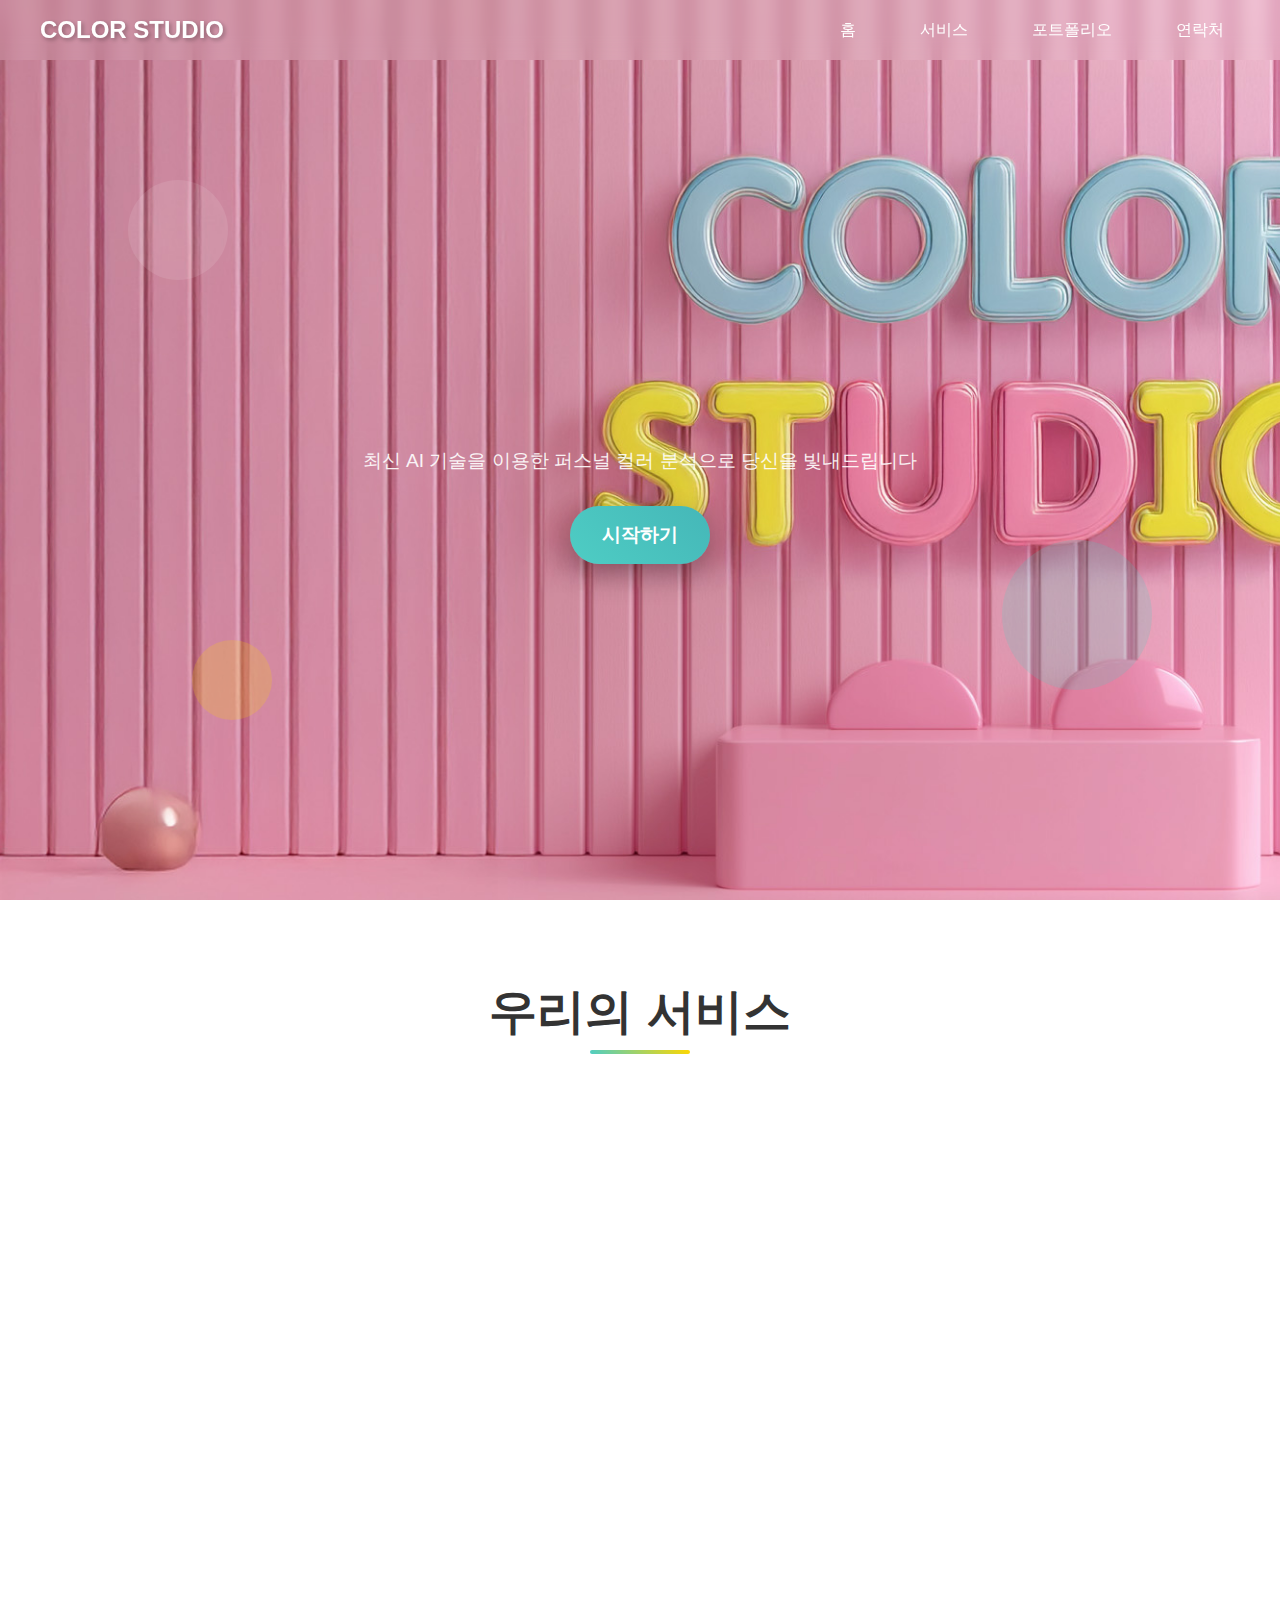
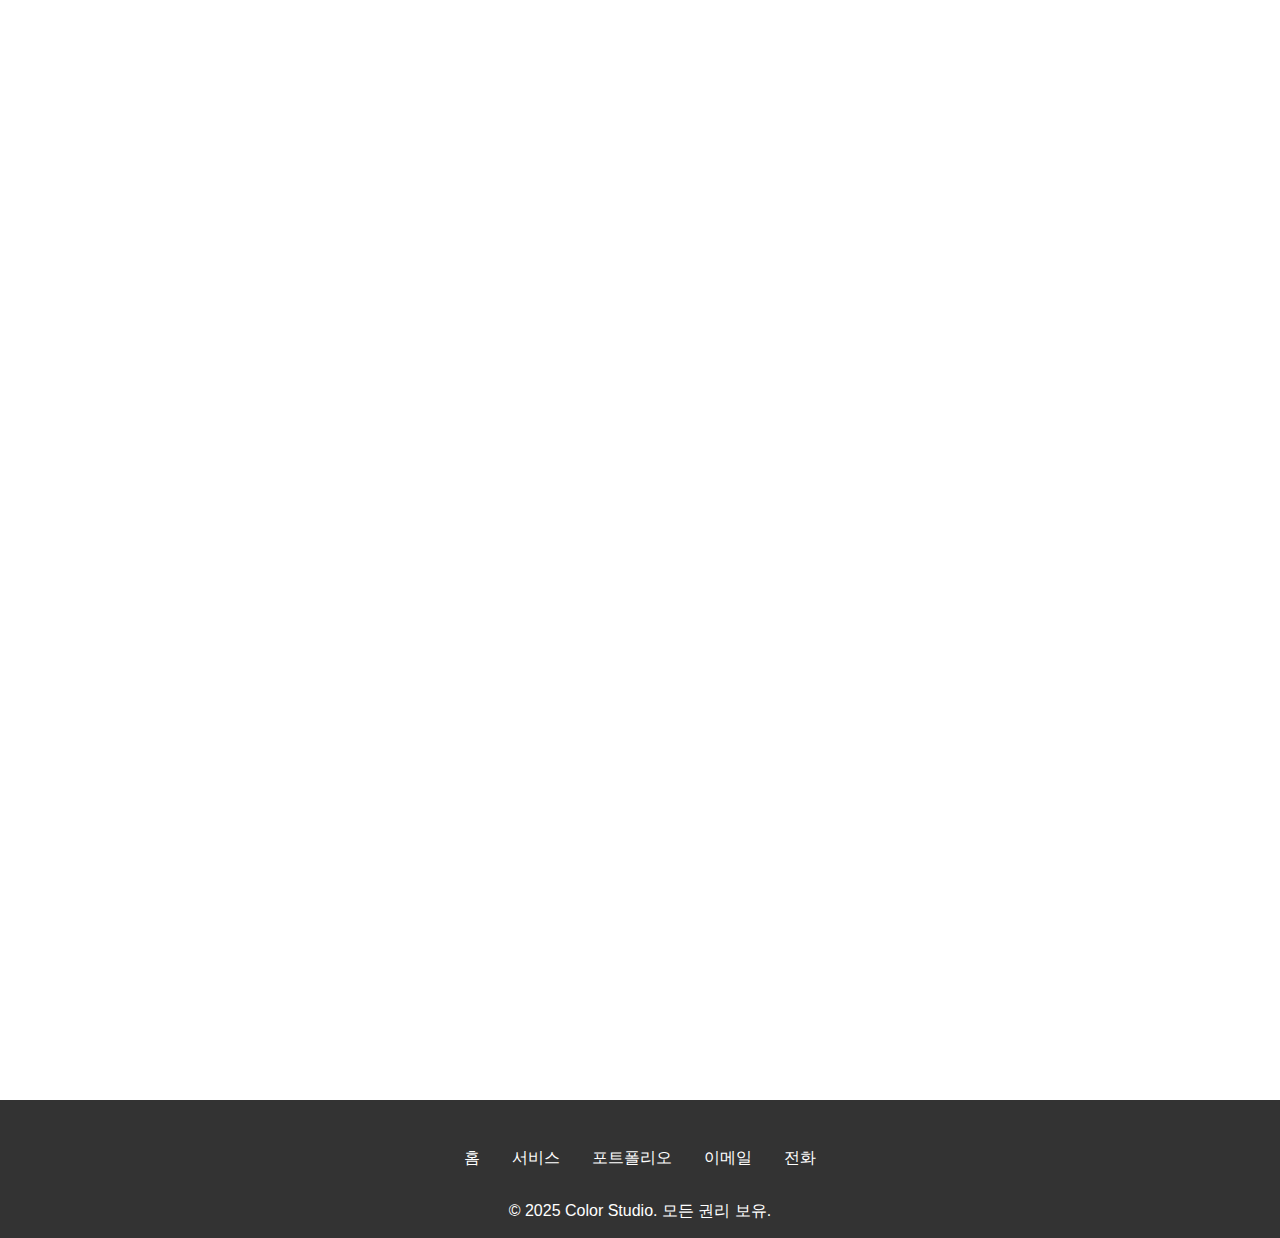
<file: static/index.html>
<!DOCTYPE html>
<html lang="ko">
<head>
    <meta charset="UTF-8">
    <meta name="viewport" content="width=device-width, initial-scale=1.0">
    <title>Color Studio</title>
    <style>
        * {
            margin: 0;
            padding: 0;
            box-sizing: border-box;
        }

        body {
            font-family: 'Arial', sans-serif;
            overflow-x: hidden;
            background: linear-gradient(135deg, #ff9ec500, #ffa8cc, #ffb3d1);
            min-height: 100vh;
        }

        /* 헤더 */
        .header {
            position: fixed;
            top: 0;
            width: 100%;
            padding: 1rem 2rem;
            background: rgba(255, 255, 255, 0.1);
            backdrop-filter: blur(10px);
            z-index: 1000;
            transition: all 0.3s ease;
        }

        .nav {
            display: flex;
            justify-content: space-between;
            align-items: center;
            max-width: 1200px;
            margin: 0 auto;
        }

        .logo {
            font-size: 1.5rem;
            font-weight: bold;
            color: #fff;
            text-shadow: 2px 2px 4px rgba(0,0,0,0.3);
        }

        .nav-links {
            display: flex;
            list-style: none;
            gap: 2rem;
        }

        .nav-links a {
            color: #fff;
            text-decoration: none;
            font-weight: 500;
            transition: all 0.3s ease;
            padding: 0.5rem 1rem;
            border-radius: 25px;
        }

        .nav-links a:hover {
            background: rgba(255, 255, 255, 0.2);
            transform: translateY(-2px);
        }

        .hamburger {
            display: none;
            flex-direction: column;
            cursor: pointer;
            gap: 4px;
        }

        .hamburger span {
            width: 25px;
            height: 3px;
            background: #fff;
            transition: 0.3s;
        }

        /* 히어로 섹션 */
        .hero {
            width: 100vw;
            height: 100vh;
            display: flex;
            align-items: center;
            justify-content: center;
            position: relative;
            background: linear-gradient(135deg, #ff9ec500, #ffa8cc00, #ffb3d100);
            overflow: hidden;
        }

        .hero-content {
            text-align: center;
            z-index: 2;
            max-width: 100%;
            padding: 2rem;
        }

        .hero-title {
            font-size: 6rem;
            font-weight: bold;
            margin-bottom: 1rem;
            text-shadow: 3px 3px 6px rgba(0,0,0,0.3);
            transform: perspective(500px) rotateX(15deg);
            animation: float 6s ease-in-out infinite;
        }

        .color-text {
            color: #4ecdc4;
            text-shadow: 2px 2px 4px rgba(0,0,0,0.3);
        }

        .studio-text {
            color: #ffd700;
            text-shadow: 2px 2px 4px rgba(0,0,0,0.3);
        }

        .hero-subtitle {
            font-size: 1.2rem;
            color: #fff;
            margin-bottom: 2rem;
            opacity: 0.9;
        }

        .cta-button {
            padding: 1rem 2rem;
            font-size: 1.2rem;
            background: linear-gradient(45deg, #4ecdc4, #45b7b8);
            color: #fff;
            border: none;
            border-radius: 50px;
            cursor: pointer;
            transition: all 0.3s ease;
            text-transform: uppercase;
            font-weight: bold;
            box-shadow: 0 10px 30px rgba(0,0,0,0.3);
        }

        .cta-button:hover {
            transform: translateY(-5px);
            box-shadow: 0 15px 40px rgba(0,0,0,0.4);
        }

        /* 3D 장식 요소들 */
        .floating-shapes {
            position: absolute;
            width: 100%;
            height: 100%;
            top: 0;
            left: 0;
            pointer-events: none;
        }

        .shape {
            position: absolute;
            border-radius: 50%;
            animation: float-random 8s ease-in-out infinite;
        }

        .shape:nth-child(1) {
            width: 100px;
            height: 100px;
            background: rgba(255, 255, 255, 0.1);
            top: 20%;
            left: 10%;
            animation-delay: 0s;
        }

        .shape:nth-child(2) {
            width: 150px;
            height: 150px;
            background: rgba(78, 205, 196, 0.2);
            top: 60%;
            right: 10%;
            animation-delay: 2s;
        }

        .shape:nth-child(3) {
            width: 80px;
            height: 80px;
            background: rgba(255, 215, 0, 0.2);
            bottom: 20%;
            left: 15%;
            animation-delay: 4s;
        }

        /* 서비스 섹션 */
        .services {
            padding: 5rem 2rem;
            background: #fff;
            position: relative;
        }

        .container {
            max-width: 1200px;
            margin: 0 auto;
        }

        .section-title {
            text-align: center;
            font-size: 3rem;
            color: #333;
            margin-bottom: 3rem;
            position: relative;
        }

        .section-title::after {
            content: '';
            position: absolute;
            bottom: -10px;
            left: 50%;
            transform: translateX(-50%);
            width: 100px;
            height: 4px;
            background: linear-gradient(45deg, #4ecdc4, #ffd700);
            border-radius: 2px;
        }

        .services-grid {
            display: grid;
            grid-template-columns: repeat(auto-fit, minmax(300px, 1fr));
            gap: 2rem;
            margin-top: 2rem;
        }

        .service-card {
            background: #fff;
            padding: 2rem;
            border-radius: 20px;
            box-shadow: 0 15px 40px rgba(0,0,0,0.1);
            transition: all 0.3s ease;
            text-align: center;
            position: relative;
            overflow: hidden;
        }

        .service-card::before {
            content: '';
            position: absolute;
            top: 0;
            left: 0;
            right: 0;
            height: 5px;
            background: linear-gradient(45deg, #ff9ec5, #4ecdc4, #ffd700);
        }

        .service-card:hover {
            transform: translateY(-10px);
            box-shadow: 0 25px 60px rgba(0,0,0,0.2);
        }

        .service-icon {
            width: 80px;
            height: 80px;
            margin: 0 auto 1rem;
            background: linear-gradient(45deg, #ff9ec5, #4ecdc4);
            border-radius: 50%;
            display: flex;
            align-items: center;
            justify-content: center;
            font-size: 2rem;
            color: #fff;
        }

        .service-title {
            font-size: 1.5rem;
            color: #333;
            margin-bottom: 1rem;
        }

        .service-description {
            color: #666;
            line-height: 1.6;
        }

        /* 포트폴리오 섹션 */
        .portfolio {
            padding: 5rem 2rem;
            background: linear-gradient(135deg, #f8f9fa, #e9ecef);
        }

        .portfolio-grid {
            display: grid;
            grid-template-columns: repeat(auto-fit, minmax(250px, 1fr));
            gap: 2rem;
            margin-top: 2rem;
        }

        .portfolio-item {
            aspect-ratio: 1;
            border-radius: 15px;
            overflow: hidden;
            position: relative;
            cursor: pointer;
            transition: all 0.3s ease;
        }

        .portfolio-item:nth-child(1) { background: linear-gradient(45deg, #ff9ec5, #ffa8cc); }
        .portfolio-item:nth-child(2) { background: linear-gradient(45deg, #4ecdc4, #45b7b8); }
        .portfolio-item:nth-child(3) { background: linear-gradient(45deg, #ffd700, #ffed4e); }
        .portfolio-item:nth-child(4) { background: linear-gradient(45deg, #a8e6cf, #88d8c0); }
        .portfolio-item:nth-child(5) { background: linear-gradient(45deg, #ffb3ba, #ffcccb); }
        .portfolio-item:nth-child(6) { background: linear-gradient(45deg, #c7ceea, #b5c7f0); }

        .portfolio-item:hover {
            transform: scale(1.05);
        }

        .portfolio-overlay {
            position: absolute;
            top: 0;
            left: 0;
            right: 0;
            bottom: 0;
            background: rgba(0,0,0,0.7);
            display: flex;
            align-items: center;
            justify-content: center;
            opacity: 0;
            transition: all 0.3s ease;
        }

        .portfolio-item:hover .portfolio-overlay {
            opacity: 1;
        }

        .portfolio-text {
            color: #fff;
            font-size: 1.2rem;
            font-weight: bold;
            text-align: center;
        }

        /* 푸터 */
        .footer {
            background: #333;
            color: #fff;
            padding: 3rem 2rem 1rem;
            text-align: center;
        }

        .footer-content {
            max-width: 1200px;
            margin: 0 auto;
        }

        .footer-links {
            display: flex;
            justify-content: center;
            gap: 2rem;
            margin-bottom: 2rem;
            flex-wrap: wrap;
        }

        .footer-links a {
            color: #fff;
            text-decoration: none;
            transition: color 0.3s ease;
        }

        .footer-links a:hover {
            color: #4ecdc4;
        }

        /* 애니메이션 */
        @keyframes float {
            0%, 100% { transform: perspective(500px) rotateX(15deg) translateY(0px); }
            50% { transform: perspective(500px) rotateX(15deg) translateY(-20px); }
        }

        @keyframes float-random {
            0%, 100% { transform: translateY(0px) rotate(0deg); }
            25% { transform: translateY(-20px) rotate(5deg); }
            50% { transform: translateY(-10px) rotate(-5deg); }
            75% { transform: translateY(-15px) rotate(3deg); }
        }

        /* 반응형 디자인 */
        @media (max-width: 768px) {
            .nav-links {
                position: fixed;
                top: 70px;
                left: -100%;
                width: 100%;
                height: calc(100vh - 70px);
                background: rgba(0,0,0,0.9);
                flex-direction: column;
                justify-content: flex-start;
                align-items: center;
                padding-top: 2rem;
                transition: left 0.3s ease;
            }

            .nav-links.active {
                left: 0;
            }

            .hamburger {
                display: flex;
            }

            .hamburger.active span:nth-child(1) {
                transform: rotate(45deg) translate(5px, 5px);
            }

            .hamburger.active span:nth-child(2) {
                opacity: 0;
            }

            .hamburger.active span:nth-child(3) {
                transform: rotate(-45deg) translate(7px, -6px);
            }

            .hero-title {
                font-size: 3rem;
            }

            .section-title {
                font-size: 2rem;
            }

            .services-grid,
            .portfolio-grid {
                grid-template-columns: 1fr;
            }

            .footer-links {
                flex-direction: column;
                gap: 1rem;
            }
        }

        @media (max-width: 480px) {
            .hero-title {
                font-size: 2.5rem;
            }

            .hero-subtitle {
                font-size: 1.2rem;
            }

            .cta-button {
                padding: 0.8rem 1.5rem;
                font-size: 1rem;
            }
        }
    </style>
</head>
<body style="background-image: url('/static/studio_image.jpg'); background-size: cover; background-repeat: no-repeat;">
    <!-- 헤더 -->
    <header class="header">
        <nav class="nav">
            <div class="logo">COLOR STUDIO</div>
            <ul class="nav-links">
                <li><a href="#home">홈</a></li>
                <li><a href="#services">서비스</a></li>
                <li><a href="#portfolio">포트폴리오</a></li>
                <li><a href="#contact">연락처</a></li>
            </ul>
            <div class="hamburger">
                <span></span>
                <span></span>
                <span></span>
            </div>
        </nav>
    </header>

    <!-- 히어로 섹션 -->
    <section class="hero" id="home">
        <div class="floating-shapes">
            <div class="shape"></div>
            <div class="shape"></div>
            <div class="shape"></div>
        </div>
        <div class="hero-content" style="position: absolute; top: 25rem;">
            <h1 class="hero-title">
                <!-- <span class="color-text">COLOR</span><br>
                <span class="studio-text">STUDIO</span> -->
            </h1>
            <p class="hero-subtitle">최신 AI 기술을 이용한 퍼스널 컬러 분석으로 당신을 빛내드립니다</p>
            <button id="startBtn" class="cta-button" onclick="scrollToSection('services')">시작하기</button>
        </div>
    </section>

    <!-- 서비스 섹션 -->
    <section class="services" id="services" style="height: 200vh; min-height: 1400px;">
        <div class="container">
            <h2 class="section-title">우리의 서비스</h2>
            <div class="services-grid">
                <div class="service-card">
                    <div class="service-icon">🎨</div>
                    <h3 class="service-title">언제 어디서나 간편하게</h3>
                    <p class="service-description">시간과 장소의 제약 없이 언제 어디서든 스마트폰이나 PC를 통해 간편하게 퍼스널 컬러를 진단받을 수 있습니다. 복잡한 예약이나 방문 없이, 몇 번의 클릭만으로 나만의 퍼스널 컬러를 발견하고 즉시 활용 가능한 스타일링 가이드를 받아보세요.</p>
                </div>
                <div class="service-card">
                    <div class="service-icon">💡</div>
                    <h3 class="service-title">사진 업로드로 간편한 분석</h3>
                    <p class="service-description">단순히 사진을 업로드하면 AI가 자동으로 당신의 퍼스널 컬러를 분석합니다. 복잡한 과정 없이 몇 초 만에 결과를 확인하세요.</p>
                </div>
                <div class="service-card">
                    <div class="service-icon">🖌️</div>
                    <h3 class="service-title">정확한 4계절 컬러 진단</h3>
                    <p class="service-description">봄, 여름, 가을, 겨울 중 당신에게 가장 어울리는 컬러 톤을 정확하게 분석하여 맞춤형 컬러 팔레트를 제공합니다.</p>
                </div>
            </div>
        </div>
    </section>

    <!-- 포트폴리오 섹션 -->
    <!-- <section class="portfolio" id="portfolio">
        <div class="container">
            <h2 class="section-title">포트폴리오</h2>
            <div class="portfolio-grid">
                <div class="portfolio-item">
                    <div class="portfolio-overlay">
                        <div class="portfolio-text">핑크 드림<br>브랜딩 프로젝트</div>
                    </div>
                </div>
                <div class="portfolio-item">
                    <div class="portfolio-overlay">
                        <div class="portfolio-text">오션 블루<br>웹 디자인</div>
                    </div>
                </div>
                <div class="portfolio-item">
                    <div class="portfolio-overlay">
                        <div class="portfolio-text">골든 선샤인<br>패키지 디자인</div>
                    </div>
                </div>
                <div class="portfolio-item">
                    <div class="portfolio-overlay">
                        <div class="portfolio-text">민트 프레시<br>인테리어 컨설팅</div>
                    </div>
                </div>
                <div class="portfolio-item">
                    <div class="portfolio-overlay">
                        <div class="portfolio-text">코랄 붐<br>광고 캠페인</div>
                    </div>
                </div>
                <div class="portfolio-item">
                    <div class="portfolio-overlay">
                        <div class="portfolio-text">라벤더 스카이<br>앱 UI 디자인</div>
                    </div>
                </div>
            </div>
        </div>
    </section> -->

    <!-- 푸터 -->
    <footer class="footer" id="contact">
        <div class="footer-content">
            <div class="footer-links">
                <a href="#home">홈</a>
                <a href="#services">서비스</a>
                <a href="#portfolio">포트폴리오</a>
                <a href="mailto:info@colorstudio.com">이메일</a>
                <a href="tel:+82-10-1234-5678">전화</a>
            </div>
            <p>&copy; 2025 Color Studio. 모든 권리 보유.</p>
        </div>
    </footer>

    <script>
        // 모바일 메뉴 토글
        const hamburger = document.querySelector('.hamburger');
        const navLinks = document.querySelector('.nav-links');

        hamburger.addEventListener('click', () => {
            hamburger.classList.toggle('active');
            navLinks.classList.toggle('active');
        });

        // 네비게이션 링크 클릭 시 메뉴 닫기
        document.querySelectorAll('.nav-links a').forEach(link => {
            link.addEventListener('click', () => {
                hamburger.classList.remove('active');
                navLinks.classList.remove('active');
            });
        });

        // 스크롤 이벤트로 헤더 스타일 변경
        window.addEventListener('scroll', () => {
            const header = document.querySelector('.header');
            if (window.scrollY > 100) {
                header.style.background = 'rgba(0, 0, 0, 0.8)';
            } else {
                header.style.background = 'rgba(255, 255, 255, 0.1)';
            }
        });

        // 부드러운 스크롤 함수
        function scrollToSection(sectionId) {
            const element = document.getElementById(sectionId);
            const headerHeight = document.querySelector('.header').offsetHeight;
            const elementPosition = element.offsetTop - headerHeight;

            window.scrollTo({
                top: elementPosition,
                behavior: 'smooth'
            });
        }

        // 스크롤 애니메이션
        const observerOptions = {
            threshold: 0.1,
            rootMargin: '0px 0px -50px 0px'
        };

        const observer = new IntersectionObserver((entries) => {
            entries.forEach(entry => {
                if (entry.isIntersecting) {
                    entry.target.style.opacity = '1';
                    entry.target.style.transform = 'translateY(0)';
                }
            });
        }, observerOptions);

        // 애니메이션할 요소들 관찰
        document.querySelectorAll('.service-card, .portfolio-item').forEach(el => {
            el.style.opacity = '0';
            el.style.transform = 'translateY(50px)';
            el.style.transition = 'all 0.6s ease';
            observer.observe(el);
        });

        // 마우스 이동에 따른 3D 효과
        document.addEventListener('mousemove', (e) => {
            const heroTitle = document.querySelector('.hero-title');
            const mouseX = e.clientX / window.innerWidth;
            const mouseY = e.clientY / window.innerHeight;
            
            const rotateX = (mouseY - 0.5) * 20;
            const rotateY = (mouseX - 0.5) * 20;
            
            heroTitle.style.transform = `perspective(1000px) rotateX(${15 + rotateX}deg) rotateY(${rotateY}deg)`;
        });

        // 색상 변경 애니메이션
        setInterval(() => {
            const shapes = document.querySelectorAll('.shape');
            shapes.forEach(shape => {
                const colors = [
                    'rgba(255, 158, 197, 0.2)',
                    'rgba(78, 205, 196, 0.2)',
                    'rgba(255, 215, 0, 0.2)',
                    'rgba(168, 230, 207, 0.2)',
                    'rgba(255, 179, 186, 0.2)'
                ];
                const randomColor = colors[Math.floor(Math.random() * colors.length)];
                shape.style.background = randomColor;
            });
        }, 3000);

        //페이지 로드 애니메이션
        window.addEventListener('load', () => {
            document.body.style.opacity = '1';
            document.body.style.transition = 'opacity 0.5s ease';
        });

        // 초기 불투명도 설정
        document.body.style.opacity = '0';
        document.getElementById("startBtn").addEventListener("click", () => {
            window.location.href = "/personal_color_analysis";
        });
    </script>
</body>
</html>
</file>
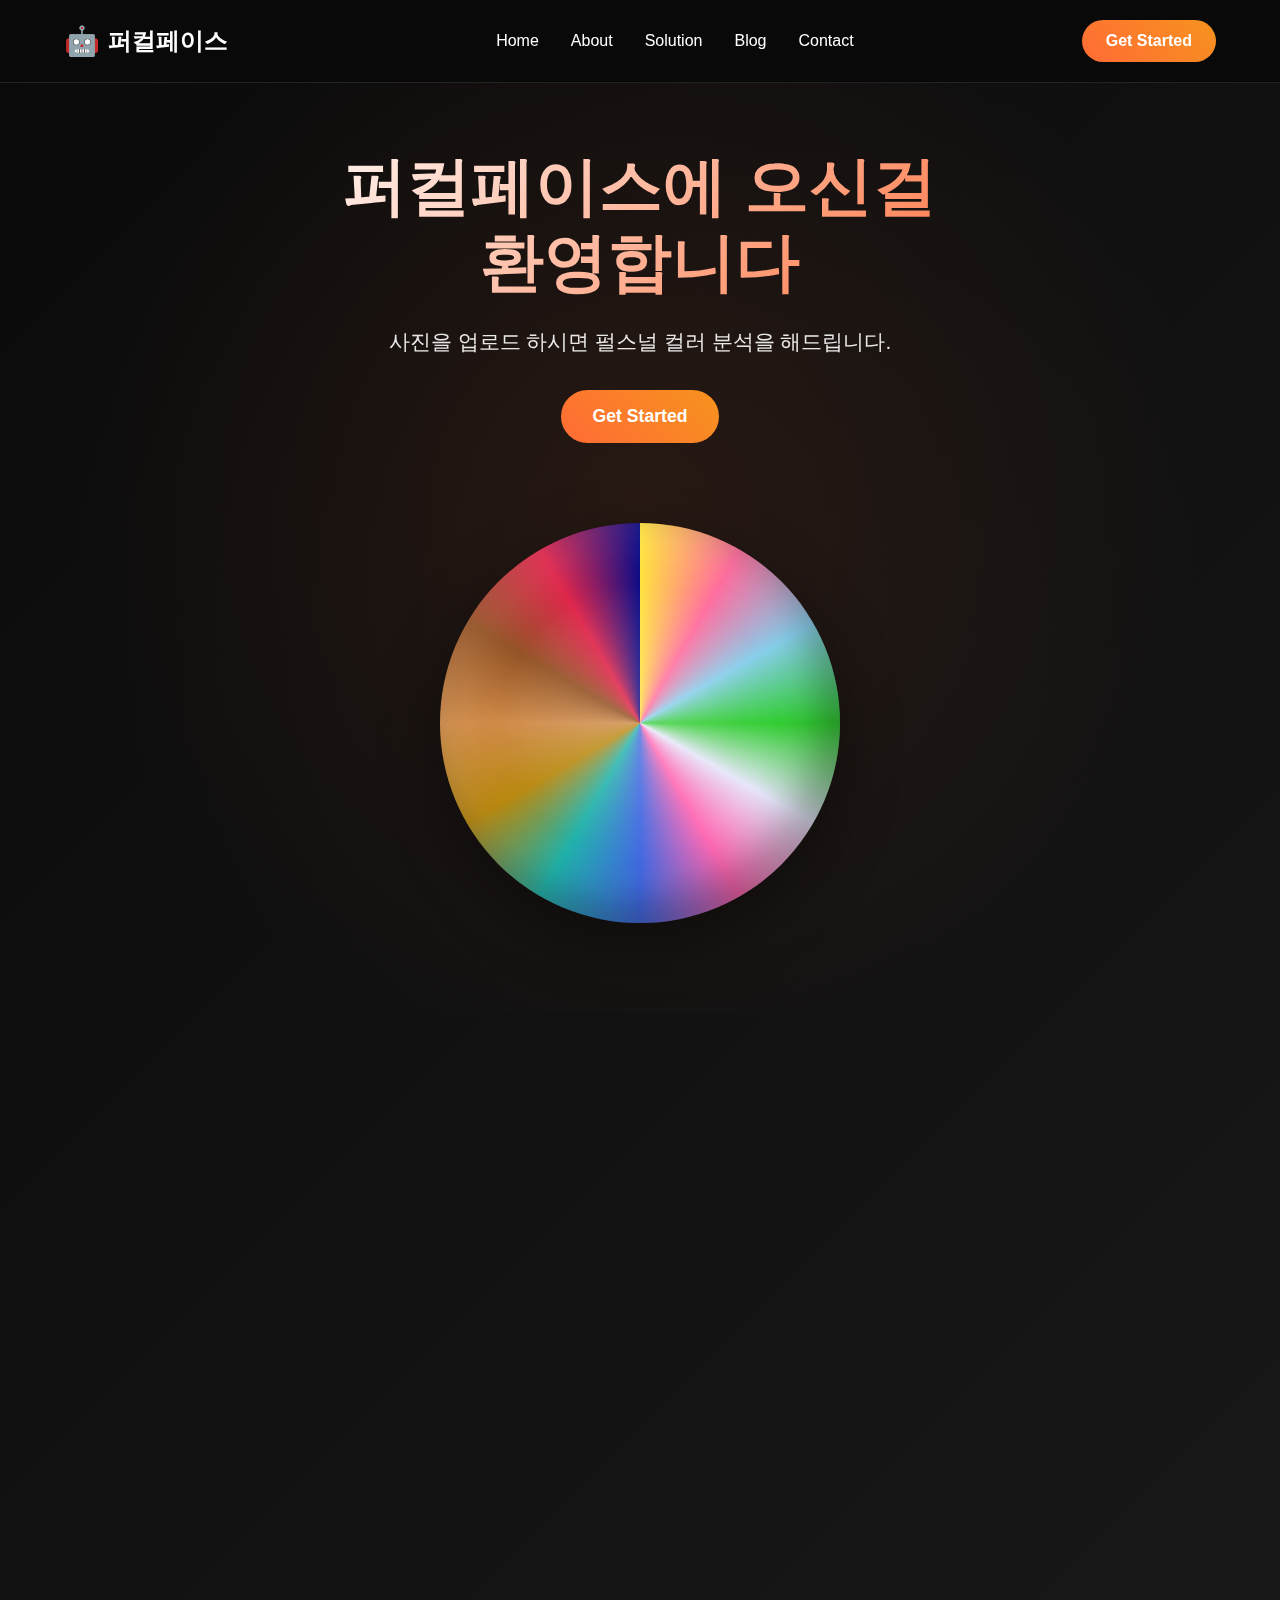
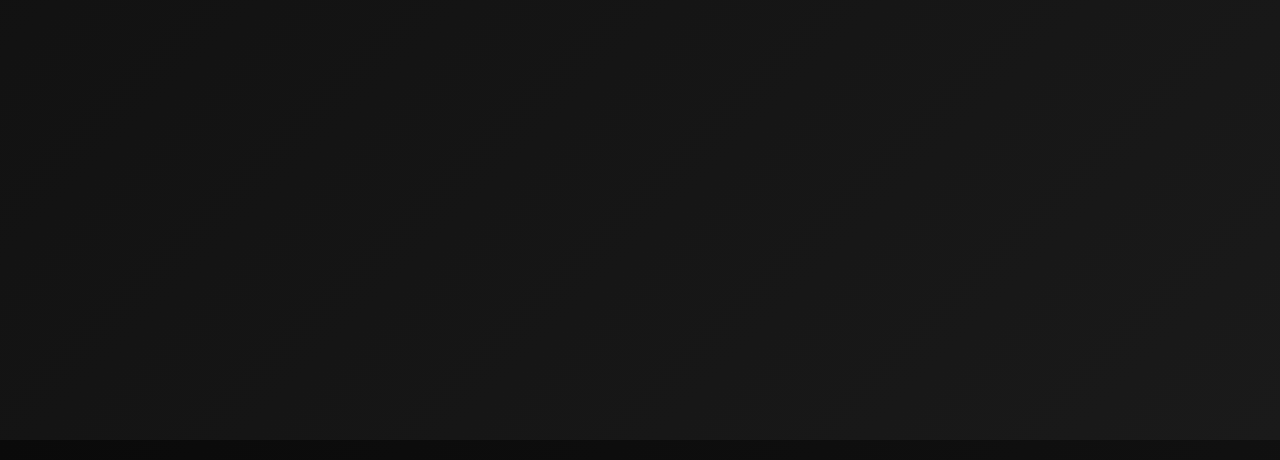
<file: static/old_version/index.html>
<!DOCTYPE html>
<html lang="ko">
<head>
    <link rel="stylesheet" href="/static/style.css">
    <meta charset="UTF-8">
    <meta name="viewport" content="width=device-width, initial-scale=1.0">
    <title>퍼컬페이스 - AI 모델 트레이닝 솔루션</title>
</head>
<body class="index-reset index-body">
    <header class="index-header">
        <nav class="index-nav">
            <div class="index-nav__logo">퍼컬페이스</div>
            <ul class="index-nav__links">
                <li><a href="#home">Home</a></li>
                <li><a href="#about">About</a></li>
                <li><a href="#solution">Solution</a></li>
                <li><a href="#blog">Blog</a></li>
                <li><a href="#contact">Contact</a></li>
            </ul>
            <a href="#get-started" class="index-nav__start-btn">Get Started</a>
            <div class="index-nav__hamburger" onclick="toggleMobileMenu()">
                <span></span>
                <span></span>
                <span></span>
            </div>
        </nav>
        <div class="index-mobile-menu" id="mobileMenu">
            <a href="#home" onclick="closeMobileMenu()">Home</a>
            <a href="#about" onclick="closeMobileMenu()">About</a>
            <a href="#solution" onclick="closeMobileMenu()">Solution</a>
            <a href="#blog" onclick="closeMobileMenu()">Blog</a>
            <a href="#contact" onclick="closeMobileMenu()">Contact</a>
        </div>
    </header>

    <main>
        <section class="index-hero" id="home">
            <div class="index-hero__content">
                <h1>퍼컬페이스에 오신걸 환영합니다</h1>
                <p>사진을 업로드 하시면 펄스널 컬러 분석을 해드립니다.</p>
                <button id="startBtn" class="index-hero__cta">Get Started</button><!--  onclick="window.location.href='/templates/result.html'" -->
            </div>
            <div class="index-sphere-container">
                <div class="index-sphere"></div>
            </div>
        </section>

        <section class="index-section index-fade-in" id="solution">
            <div class="index-section__header">
                <span class="index-section__tag">WHAT WE DO</span>
                <h2>Your AI models deserve better</h2>
                <p class="index-section__description">
                    Building AI is challenging, but it shouldn't be a roadblock. We solve the biggest hurdles in AI training—so you can focus on innovation, not limitations.
                </p>
            </div>
            
            <div class="index-cards-grid">
                <div class="index-card index-fade-in">
                    <div class="index-card__icon">📸</div>
                    <h3>사진 업로드로 간편한 분석</h3>
                    <p>단순히 사진을 업로드하면 AI가 자동으로 당신의 퍼스널 컬러를 분석합니다. 복잡한 과정 없이 몇 초 만에 결과를 확인하세요.</p>
                </div>
                
                <div class="index-card index-fade-in">
                    <div class="index-card__icon">🎨</div>
                    <h3>정확한 4계절 컬러 진단</h3>
                    <p>봄, 여름, 가을, 겨울 중 당신에게 가장 어울리는 컬러 톤을 정확하게 분석하여 맞춤형 컬러 팔레트를 제공합니다.</p>
                </div>
            </div>
        </section>
    </main>

    <script src="/static/script.js">        
    </script>
</body>
</html>
</file>
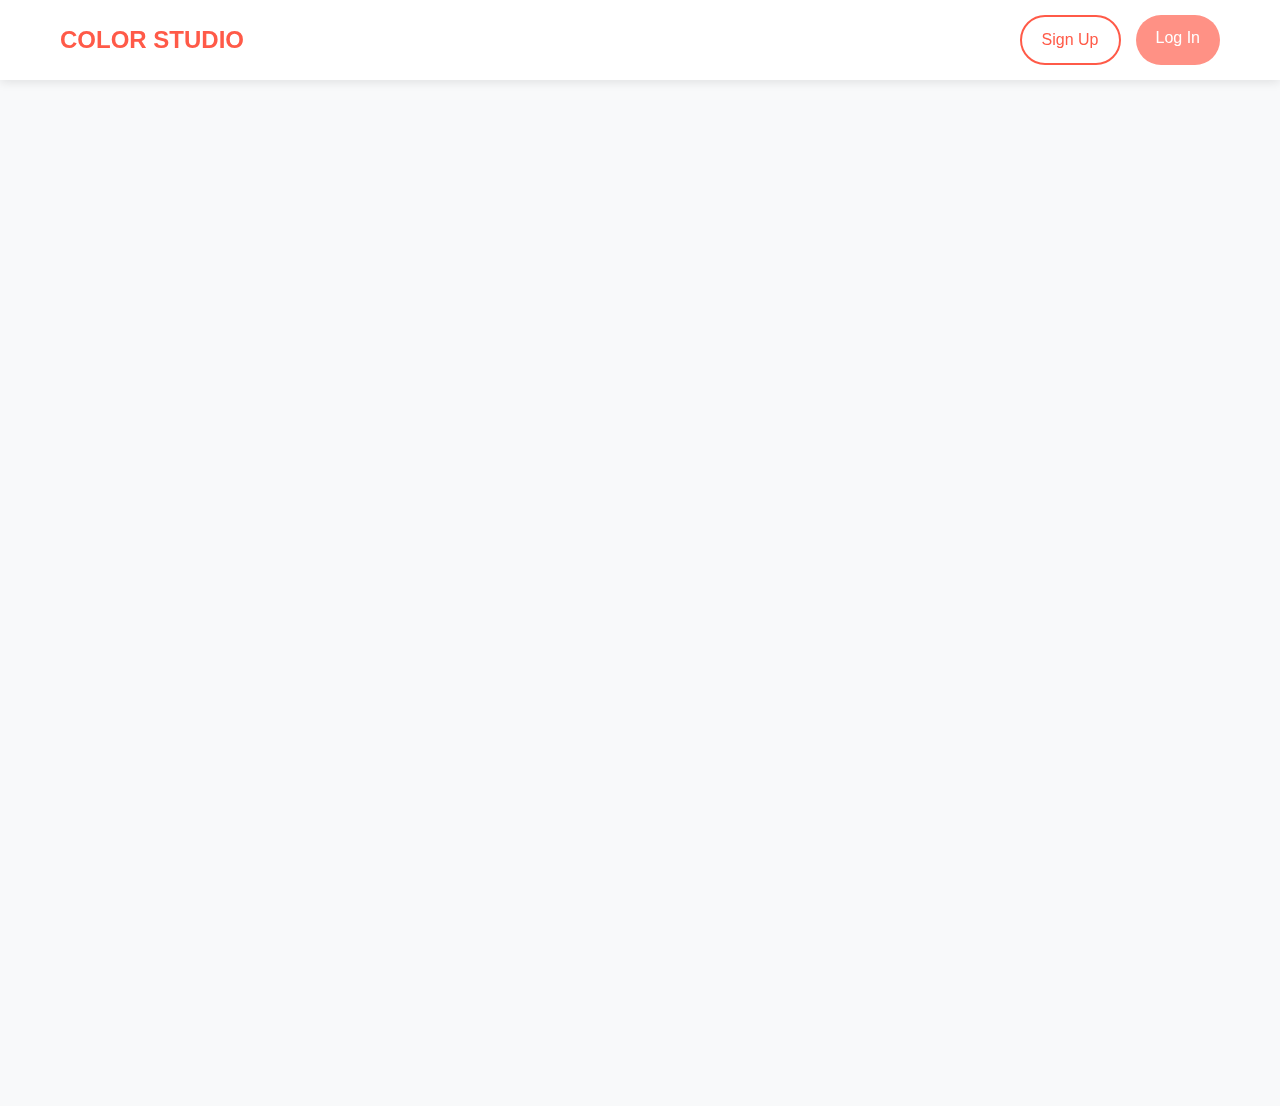
<file: static/result.html>
<!DOCTYPE html>
<html lang="ko">
<head>
    <meta charset="UTF-8">
    <meta name="viewport" content="width=device-width, initial-scale=1.0">
    <title>COLOR STUDIO</title>
  <link rel="stylesheet" href="/static/result.css">
</head>
<body>
    <header>
        <nav class="container">
            <div class="logo">COLOR STUDIO</div>
            <div class="nav-buttons">
                <a href="#" class="btn btn-outline">Sign Up</a>
                <a href="#" class="btn btn-primary">Log In</a>
            </div>
        </nav>
    </header>
    <section class="hero">
        <div class="container">
            <div style="text-align: center; margin-bottom: 30px;">
                <h1 style="font-size: 70px; font-weight: 700; margin-bottom: 10px;">퍼스널 컬러 분석</h1>
                <p style="font-size: 22px; color: #333;">당신의 사진으로 맞춤형 컬러 진단을 받아보세요.</p>
            </div>
            <div class="hero-content" style="display: flex; flex-direction: column; align-items: center; gap: 30px;">
                <div class="hero-image">
                    <div class="mock-interface">
                        <div class="mock-content">
                            <div id="imagePreview" style="height: 350px; background: linear-gradient(45deg, #f0f0f0, #e0e0e0); border-radius: 10px; display: flex; align-items: center; justify-content: center; font-size: 22px; color: #666; overflow: hidden; position: relative;">
                                <div id="placeholderText">📸 분석할 사진을 업로드 해주세요!</div>
                                <img id="previewImage" style="width: 100%; height: 100%; object-fit: cover; display: none; border-radius: 10px;" alt="Uploaded preview">
                            </div>
                        </div>
                    </div>
                </div>
                <div class="hero-text">
                    <div class="hero-form">
                        <input type="file" id="imageUpload" accept="image/*" style="display: none;">
                        <button type="button" class="image-upload-btn btn btn-outline " onclick="document.getElementById('imageUpload').click()">
                            📸 사진 업로드
                        </button>
                        <button class="btn btn-primary">분석 시작</button>
                    </div>
                    <small style="font-size: 18px; color: #555; display: block; text-align: center; margin-top: 15px;">
                        보다 정확한 결과를 위해 너무 어둡거나 밝은 사진은 피해주세요!<br>
                        얼굴이 정확하게 보일수록 정확도가 높아져요!
                    </small>
                </div>
            </div>
        </div>
    </section>

    <section class="ai-section">
        <div class="container">
            <div class="ai-content">
                <div class="ai-text">
                    <h2>Say Hi to <span style="color: #7b68ee;">ClickUp AI</span></h2>
                    <p></p>
                </div>
                <div class="ai-demo">
                    <h3>Personal Color, Worst Color, Skin Tone</h3>
                    <p></p>
                    <div style="margin-top: 20px; padding: 15px; background: rgba(255,255,255,0.2); border-radius: 10px;">
                        <div style="display: flex; align-items: center; gap: 10px;">
                            <div>
                                <div style="font-weight: bold;" class="strongCard1">강조 카드 안에 작은 항목</div>
                                <div style="font-size: 14px; opacity: 0.8;"></div>
                            </div>
                        </div>
                    </div>
                    <div style="margin-top: 20px; padding: 15px; background: rgba(255,255,255,0.2); border-radius: 10px;">
                        <div style="display: flex; align-items: center; gap: 10px;">
                            <div>
                                <div style="font-weight: bold;" class="strongCard2">강조 카드 안에 작은 항목</div>
                                <div style="font-size: 14px; opacity: 0.8;"></div>
                            </div>
                        </div>
                    </div>
                    <div style="margin-top: 20px; padding: 15px; background: rgba(255,255,255,0.2); border-radius: 10px;">
                        <div style="display: flex; align-items: center; gap: 10px;">
                            <div>
                                <div style="font-weight: bold;" class="strongCard3">강조 카드 안에 작은 항목</div>
                                <div style="font-size: 14px; opacity: 0.8;"></div>
                            </div>
                        </div>
                    </div>
                </div>
            </div>
        </div>
    </section>

    <section class="simplify-section">
        <div class="container">
            <div class="simplify-content">
                <div class="simplify-text">
                    <h2></h2>
                    <p></p>
                </div>
                <div class="task-list">
                    <div class="task-item">
                        <div class="task-status completed">✓</div>
                        <div>
                            <div style="font-weight: 500;">Task list template</div>
                            <div style="font-size: 14px; color: #666;">Sarah • Marketing</div>
                        </div>
                    </div>
                    <div class="task-item">
                        <div class="task-status pending">⏳</div>
                        <div>
                            <div style="font-weight: 500;">Website redesign</div>
                            <div style="font-size: 14px; color: #666;">John • Design</div>
                        </div>
                    </div>
                    <div class="task-item">
                        <div class="task-status">📝</div>
                        <div>
                            <div style="font-weight: 500;">Content strategy</div>
                            <div style="font-size: 14px; color: #666;">Mike • Content</div>
                        </div>
                    </div>
                    <div class="task-item">
                        <div class="task-status">🎯</div>
                        <div>
                            <div style="font-weight: 500;">Performance review</div>
                            <div style="font-size: 14px; color: #666;">Team • HR</div>
                        </div>
                    </div>
                </div>
            </div>
        </div>
    </section>

    <section class="docs-section">
        <div class="container">
            <div class="docs-content">
                <div class="docs-demo">
                    <div class="doc-toolbar">
                    </div>
                    <div style="background: white; padding: 20px; border-radius: 10px; min-height: 300px;">
                        <h3 style="color: #333; margin-bottom: 15px;">Project Documentation</h3>
                        <div style="display: flex; gap: 20px;">
                            <div style="flex: 1;">
                                <div style="background: #f8f9fa; padding: 15px; border-radius: 8px; margin-bottom: 10px;">
                                    <div style="font-weight: 500; margin-bottom: 5px;">📋 Project Overview</div>
                                    <div style="font-size: 14px; color: #666;">Complete project documentation</div>
                                </div>
                                <div style="background: #fff3cd; padding: 15px; border-radius: 8px; margin-bottom: 10px;">
                                    <div style="font-weight: 500; margin-bottom: 5px;">⚡ Quick Start</div>
                                    <div style="font-size: 14px; color: #666;">Get started in minutes</div>
                                </div>
                                <div style="background: #d4edda; padding: 15px; border-radius: 8px;">
                                    <div style="font-weight: 500; margin-bottom: 5px;">✅ Best Practices</div>
                                    <div style="font-size: 14px; color: #666;">Follow our recommendations</div>
                                </div>
                            </div>
                        </div>
                    </div>
                </div>
                <!-- <div class="docs-text">
                    <h2>The world's most powerful (and fun) Docs.</h2>
                    <p>Create beautiful documents with rich formatting, embed anything, and collaborate in real-time.</p>
                    <button class="btn btn-primary">Get Started</button>
                </div> -->
            </div>
        </div>
    </section>

    <!-- <footer>
        <div class="container">
            <div class="footer-content">
                <div class="footer-section">
                    <h3>Product</h3>
                    <a href="#">Features</a>
                </div>
                <div class="footer-section">
                    <h3>Company</h3>
                    <a href="#">About</a>
                </div>
                <div class="footer-section">
                    <h3>Resources</h3>
                    <a href="#">Help Center</a>
                </div>
                <div class="footer-section">
                    <h3>Legal</h3>
                    <a href="#">Privacy</a>
                </div>
            </div>
            <div style="text-align: center; padding-top: 20px; border-top: 1px solid #555;">
                <p>&copy; 2024 ClickUp. All rights reserved.</p>
            </div>
        </div>
    </footer> -->
    <script src="/static/result.js">        
    </script>
</body>
</html>
</file>
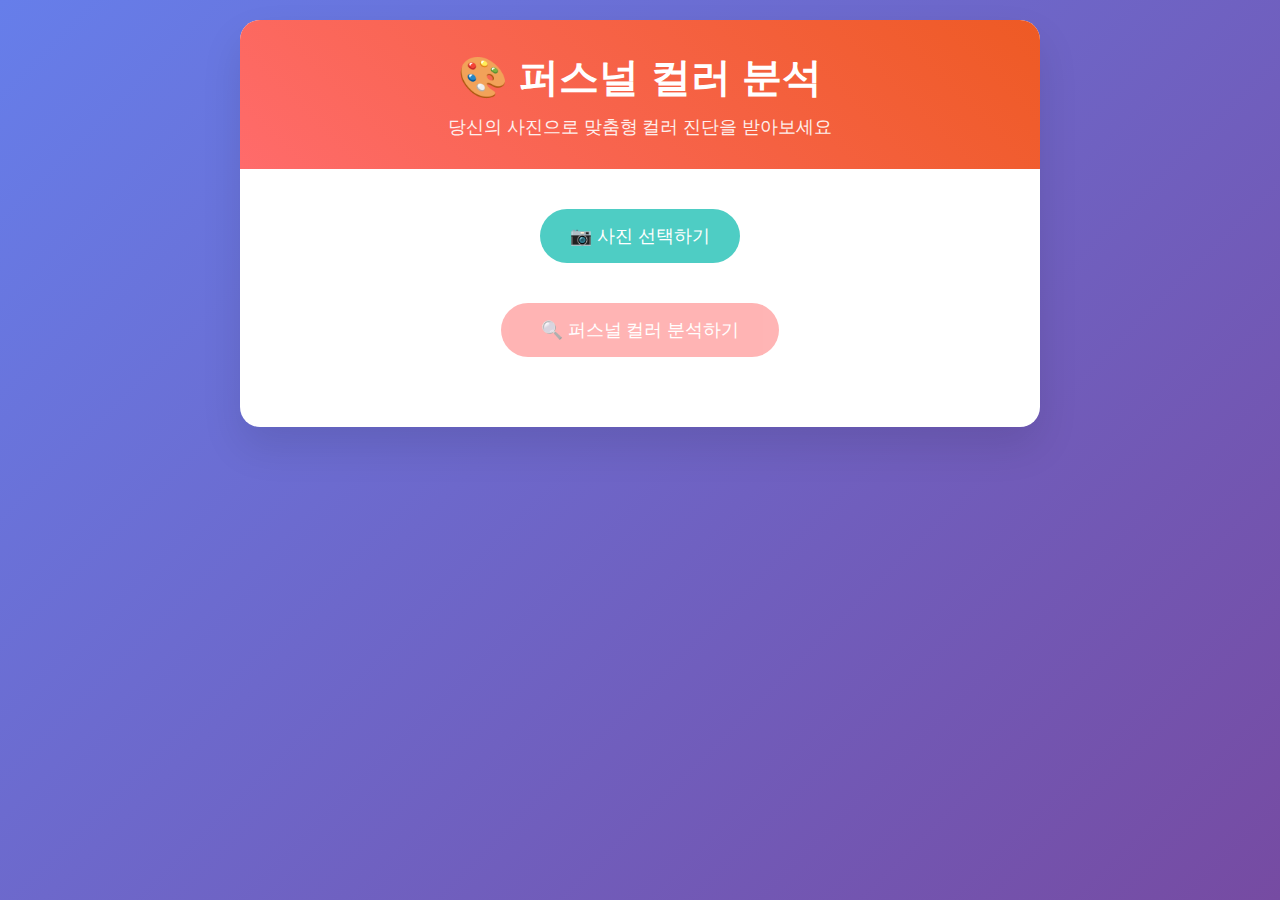
<file: static/old_version/ai_result.html>
<!DOCTYPE html>
<html lang="ko">
<head>
    <meta charset="UTF-8">
    <meta name="viewport" content="width=device-width, initial-scale=1.0">
    <title>퍼스널 컬러 분석</title>
    <style>
        * {
            margin: 0;
            padding: 0;
            box-sizing: border-box;
        }

        body {
            font-family: 'Segoe UI', Tahoma, Geneva, Verdana, sans-serif;
            background: linear-gradient(135deg, #667eea 0%, #764ba2 100%);
            min-height: 100vh;
            padding: 20px;
        }

        .container {
            max-width: 800px;
            margin: 0 auto;
            background: white;
            border-radius: 20px;
            box-shadow: 0 20px 40px rgba(0,0,0,0.1);
            overflow: hidden;
        }

        .header {
            background: linear-gradient(45deg, #ff6b6b, #ee5a24);
            color: white;
            padding: 30px;
            text-align: center;
        }

        .header h1 {
            font-size: 2.5em;
            margin-bottom: 10px;
        }

        .header p {
            font-size: 1.1em;
            opacity: 0.9;
        }

        .content {
            padding: 40px;
        }

        .upload-section {
            text-align: center;
            margin-bottom: 30px;
        }

        .file-input-wrapper {
            position: relative;
            display: inline-block;
            margin-bottom: 20px;
        }

        .file-input {
            display: none;
        }

        .file-input-label {
            display: inline-block;
            padding: 15px 30px;
            background: #4ecdc4;
            color: white;
            border-radius: 50px;
            cursor: pointer;
            transition: all 0.3s ease;
            font-size: 1.1em;
        }

        .file-input-label:hover {
            background: #45b7aa;
            transform: translateY(-2px);
        }

        .analyze-btn {
            display: block;
            margin: 20px auto;
            padding: 15px 40px;
            background: #ff6b6b;
            color: white;
            border: none;
            border-radius: 50px;
            font-size: 1.1em;
            cursor: pointer;
            transition: all 0.3s ease;
            opacity: 0.5;
            pointer-events: none;
        }

        .analyze-btn.active {
            opacity: 1;
            pointer-events: auto;
        }

        .analyze-btn:hover.active {
            background: #ee5a24;
            transform: translateY(-2px);
        }

        .results {
            margin-top: 30px;
        }

        .color-results {
            display: grid;
            grid-template-columns: repeat(auto-fit, minmax(150px, 1fr));
            gap: 15px;
            margin-bottom: 30px;
        }

        .color-item {
            text-align: center;
            padding: 15px;
            border-radius: 15px;
            background: #f8f9fa;
            border: 2px solid #e9ecef;
        }

        .color-box {
            width: 60px;
            height: 60px;
            border-radius: 50%;
            margin: 0 auto 10px;
            border: 3px solid white;
            box-shadow: 0 4px 8px rgba(0,0,0,0.1);
        }

        .color-name {
            font-weight: bold;
            margin-bottom: 5px;
            text-transform: capitalize;
        }

        .color-code {
            font-family: monospace;
            font-size: 0.9em;
            color: #666;
        }

        .analysis-results {
            background: #f8f9fa;
            border-radius: 15px;
            padding: 25px;
            border-left: 5px solid #4ecdc4;
        }

        .analysis-results h3 {
            color: #333;
            margin-bottom: 15px;
            font-size: 1.5em;
        }

        .analysis-text {
            line-height: 1.6;
            color: #555;
            white-space: pre-wrap;
        }

        .loading {
            text-align: center;
            padding: 40px;
            color: #666;
        }

        .spinner {
            display: inline-block;
            width: 40px;
            height: 40px;
            border: 4px solid #f3f3f3;
            border-top: 4px solid #4ecdc4;
            border-radius: 50%;
            animation: spin 1s linear infinite;
            margin-bottom: 20px;
        }

        @keyframes spin {
            0% { transform: rotate(0deg); }
            100% { transform: rotate(360deg); }
        }

        .error {
            background: #ff6b6b;
            color: white;
            padding: 15px;
            border-radius: 10px;
            margin: 20px 0;
            text-align: center;
        }

        .preview-image {
            max-width: 300px;
            max-height: 300px;
            border-radius: 15px;
            margin: 20px auto;
            display: block;
            box-shadow: 0 10px 20px rgba(0,0,0,0.1);
        }
    </style>
</head>

<body>
    <div class="container">
        <div class="header">
            <h1>🎨 퍼스널 컬러 분석</h1>
            <p>당신의 사진으로 맞춤형 컬러 진단을 받아보세요</p>
        </div>

        <div class="content">
            <div class="upload-section">
                <div class="file-input-wrapper">
                    <input type="file" id="imageInput" class="file-input" accept="image/*">
                    <label for="imageInput" class="file-input-label">📷 사진 선택하기</label>
                </div>
                <div id="imagePreview"></div>
                <button id="analyzeBtn" class="analyze-btn">🔍 퍼스널 컬러 분석하기</button>
            </div>

            <div id="loading" class="loading" style="display: none;">
                <div class="spinner"></div>
                <p>얼굴 색상을 분석하고 있어요...</p>
            </div>

            <div id="results" class="results" style="display: none;">
                <div id="colorResults" class="color-results"></div>
                <div id="analysisResults" class="analysis-results" style="display: none;">
                    <h3>✨ 퍼스널 컬러 분석 결과</h3>
                    <div id="analysisText" class="analysis-text"></div>
                </div>
            </div>

            <div id="error" class="error" style="display: none;"></div>
        </div>
    </div>


    
<!--------------------------------------------------------------------------------------------------------------------------->
    <script>
        const imageInput = document.getElementById('imageInput');
        const analyzeBtn = document.getElementById('analyzeBtn');
        const imagePreview = document.getElementById('imagePreview');
        const loading = document.getElementById('loading');
        const results = document.getElementById('results');
        const colorResults = document.getElementById('colorResults');
        const analysisResults = document.getElementById('analysisResults');
        const analysisText = document.getElementById('analysisText');
        const errorDiv = document.getElementById('error');

        let selectedFile = null;
        let extractedColors = null;

        // 파일 선택 시
        imageInput.addEventListener('change', function(e) {
            const file = e.target.files[0];
            if (file) {
                selectedFile = file;
                
                // 이미지 미리보기
                const reader = new FileReader();
                reader.onload = function(e) {
                    imagePreview.innerHTML = `<img src="${e.target.result}" class="preview-image" alt="선택된 이미지">`;
                };
                reader.readAsDataURL(file);
                
                // 분석 버튼 활성화
                analyzeBtn.classList.add('active');
            }
        });

        // 분석 버튼 클릭
        analyzeBtn.addEventListener('click', async function() {
            if (!selectedFile) return;

            try {
                hideError();
                showLoading();
                hideResults();

                // 통합 분석 (색상 추출 + 퍼스널 컬러 분석)
                await analyzeAll();

            } catch (error) {
                console.error('Error:', error);
                showError('분석 중 오류가 발생했습니다: ' + error.message);
            } finally {
                hideLoading();
            }
        });

        // 통합 분석 함수
        async function analyzeAll() {
            const formData = new FormData();
            formData.append('file', selectedFile);

            const response = await fetch('/personal/analyze-all', {
                method: 'POST',
                body: formData
            });

            if (!response.ok) {
                throw new Error('분석에 실패했습니다');
            }

            const result = await response.json();
            
            if (result.status === 'error') {
                throw new Error(result.analysis);
            }

            // 색상 결과 표시
            displayColorResults(result.face_colors);
            
            // 분석 결과 표시
            displayAnalysisResults(result.analysis);
        }

        // 기존 함수들 (필요시 개별 호출용으로 유지)
        async function extractFaceColors() {
            const formData = new FormData();
            formData.append('file', selectedFile);

            const response = await fetch('/personal/facecolor', {
                method: 'POST',
                body: formData
            });

            if (!response.ok) {
                throw new Error('색상 추출에 실패했습니다');
            }

            extractedColors = await response.json();
            displayColorResults(extractedColors);
        }

        async function analyzePersonalColor() {
            const response = await fetch('/personal/analyze-all', {
                method: 'POST',
                headers: {
                    'Content-Type': 'application/json',
                },
                body: JSON.stringify(extractedColors)
            });

            if (!response.ok) {
                throw new Error('퍼스널 컬러 분석에 실패했습니다');
            }

            const analysis = await response.json();
            displayAnalysisResults(analysis.analysis);
        }

        // 색상 결과 표시
        function displayColorResults(colors) {
            const colorNames = {
                eyes: '눈',
                nose: '코',
                lips: '입술', 
                hair: '머리',
                skin: '피부'
            };

            colorResults.innerHTML = '';
            
            Object.entries(colors).forEach(([part, color]) => {
                const colorItem = document.createElement('div');
                colorItem.className = 'color-item';
                colorItem.innerHTML = `
                    <div class="color-box" style="background-color: #${color};"></div>
                    <div class="color-name">${colorNames[part]}</div>
                    <div class="color-code">#${color}</div>
                `;
                colorResults.appendChild(colorItem);
            });

            showResults();
        }

        // 분석 결과 표시
        function displayAnalysisResults(analysis) {
            analysisText.textContent = analysis;
            analysisResults.style.display = 'block';
        }

        // UI 상태 관리
        function showLoading() {
            loading.style.display = 'block';
        }

        function hideLoading() {
            loading.style.display = 'none';
        }

        function showResults() {
            results.style.display = 'block';
        }

        function hideResults() {
            results.style.display = 'none';
            analysisResults.style.display = 'none';
        }

        function showError(message) {
            errorDiv.textContent = message;
            errorDiv.style.display = 'block';
        }

        function hideError() {
            errorDiv.style.display = 'none';
        }
    </script>
</body>
</html>
</file>
<file: static/result.css>
* {
        margin: 0;
        padding: 0;
        box-sizing: border-box;
    }

    body {
        font-family: 'Segoe UI', Tahoma, Geneva, Verdana, sans-serif;
        line-height: 1.6;
        color: #333;
        background-color: #f8f9fa;
    }

    .container {
        max-width: 1200px;
        margin: 0 auto;
        padding: 0 20px;
    }

    /* Header */
    header {
        background: white;
        padding: 15px 0;
        box-shadow: 0 2px 10px rgba(0,0,0,0.1);
        position: sticky;
        top: 0;
        z-index: 100;
    }

    nav {
        display: flex;
        justify-content: space-between;
        align-items: center;
    }

    .logo {
        display: flex;
        align-items: center;
        font-size: 24px;
        font-weight: bold;
        color: #FF5A48;
    }

    /* .logo::before {
        content: "🎯";
        margin-right: 8px;
    } */

    .nav-buttons {
        display: flex;
        gap: 15px;
    }

    .btn {
        padding: 10px 20px;
        border: none;
        border-radius: 25px;
        cursor: pointer;
        font-weight: 500;
        transition: all 0.3s ease;
        text-decoration: none;
        display: inline-block;
    }
/*
#FF5A48
#FF9185
#F8B8D2
*/
    .btn-outline {
        
        color: #FF5A48;
        border: 2px solid #FF9185;
    }
    .btn-signup {
        background: transparent;
    }
    .btn-outline:hover {
        background: #FF5A48;
        color: white;
    }

    .btn-primary {
        background: #FF9185;
        color: white;
    }


    .btn-primary:hover {
        background: #FF5A48;
        transform: translateY(-2px);
    }
        .btn-primary .upload {
        background: #fff;
    }

    /* Hero Section */
    .hero {
        background: linear-gradient(135deg, #FF9185 0%, #F8B8D2 50%);
        color: white;
        padding: 100px 0;
        position: relative;
        overflow: hidden;
        
    }

    .hero::before {
        content: '';
        position: absolute;
        top: 0;
        right: 0;
        width: 50%;
        height: 100%;
        background: url('data:image/svg+xml,<svg xmlns="http://www.w3.org/2000/svg" viewBox="0 0 100 100"><circle cx="50" cy="50" r="40" fill="none" stroke="rgba(255,255,255,0.1)" stroke-width="2"/></svg>');
        background-size: 100px 100px;
        opacity: 0.3;
    }

    .hero-content {
        display: grid;
        grid-template-columns: 1fr 1fr;
        gap: 60px;
        align-items: center;
        position: relative;
        z-index: 2;
    }

    .hero-text h1 {
        font-size: 3.5rem;
        font-weight: 700;
        margin-bottom: 20px;
        line-height: 1.2;
    }

    .hero-text p {
        font-size: 1.2rem;
        margin-bottom: 30px;
        opacity: 0.9;
    }

    .hero-form {
        display: flex;
        gap: 10px;
        margin-bottom: 15px;
    }

    .hero-form input[type="file"] {
        display: none;
    }

    .image-upload-btn {
        background: #ffffff;
        flex: 1;
        min-width: 200px;
        font-size: 16px;
        font-weight: 600;
        transition: all 0.3s ease;
    }

    .image-upload-btn:hover {
        background: #FF5A48;
        color: white;
        transform: translateY(-2px);
        box-shadow: 0 4px 15px rgba(123, 104, 238, 0.3);
    }
/*
#FF5A48
#FF9185
#F8B8D2
*/
    .btn-outline {
        color: #FF5A48;
        border: 2px solid #FF5A48;
        display: flex;
        align-items: center;
        justify-content: center;
        gap: 8px;
    }

    .hero-form .btn {
        padding: 15px 30px;
        font-size: 16px;
    }

    .hero-image {
        background: rgba(255,255,255,0.1);
        border-radius: 15px;
        padding: 30px;
        backdrop-filter: blur(10px);
        border: 1px solid rgba(255,255,255,0.2);
    }

    .mock-interface {
        background: white;
        border-radius: 10px;
        padding: 20px;
        color: #333;
        box-shadow: 0 20px 40px rgba(0,0,0,0.1);
    }

    .mock-header {
        display: flex;
        justify-content: space-between;
        align-items: center;
        margin-bottom: 20px;
        padding-bottom: 10px;
        border-bottom: 1px solid #eee;
    }

    .mock-tabs {
        display: flex;
        gap: 10px;
    }

    .mock-tab {
        padding: 8px 15px;
        background: #f0f0f0;
        border-radius: 20px;
        font-size: 12px;
    }

    .mock-tab.active {
        background: #7b68ee;
        color: white;
    }

    /* AI Section */
    .ai-section {
        background: white;
        padding: 80px 0;
        margin: 50px 0;
        border-radius: 30px;
        box-shadow: 0 10px 30px rgba(0,0,0,0.1);
    }

    .ai-content {
        display: grid;
        grid-template-columns: 1fr;
        gap: 60px;
        align-items: center;
    }

    .ai-text h2 {
        font-size: 2.5rem;
        margin-bottom: 20px;
        color: #333;
    }

    .ai-text p {
        font-size: 1.1rem;
        margin-bottom: 30px;
        color: #666;
    }

    .ai-features {
        display: grid;
        grid-template-columns: 1fr 1fr;
        gap: 20px;
    }

    .ai-feature {
        display: flex;
        align-items: center;
        gap: 10px;
        padding: 15px;
        background: #f8f9fa;
        border-radius: 10px;
        transition: transform 0.3s ease;
    }

    .ai-feature:hover {
        transform: translateY(-5px);
    }

    /* .ai-feature::before {
        content: "✨";
        font-size: 20px;
    } */

    .ai-demo {
        background: linear-gradient(135deg, #ff6b6b, #ff8e8e);
        border-radius: 20px;
        padding: 30px;
        color: white;
        position: relative;
        overflow: hidden;
    }

    .ai-demo::before {
        content: '';
        position: absolute;
        top: -50%;
        right: -50%;
        width: 200%;
        height: 200%;
        background: radial-gradient(circle, rgba(255,255,255,0.1) 0%, transparent 70%);
        animation: rotate 20s linear infinite;
    }

    @keyframes rotate {
        0% { transform: rotate(0deg); }
        100% { transform: rotate(360deg); }
    }

    /* Simplify Section */
    .simplify-section {
        padding: 80px 0;
        background: #f8f9fa;
    }

    .simplify-content {
        display: grid;
        grid-template-columns: 1fr 1fr;
        gap: 60px;
        align-items: center;
    }

    .simplify-text h2 {
        font-size: 2.5rem;
        margin-bottom: 20px;
        color: #333;
    }

    .task-list {
        background: white;
        border-radius: 15px;
        padding: 30px;
        box-shadow: 0 10px 30px rgba(0,0,0,0.1);
    }

    .task-item {
        display: flex;
        align-items: center;
        gap: 15px;
        padding: 15px 0;
        border-bottom: 1px solid #eee;
    }

    .task-item:last-child {
        border-bottom: none;
    }

    .task-status {
        width: 50%;
        height: 3rem;
        border-radius: 10px;
        background: #7b68ee;
        display: flex;
        align-items: center;
        justify-content: center;
        color: white;
        font-size: 12px;
    }

    .task-status.pending {
        background: #ffd700;
    }

    .task-status.completed {
        background: #4caf50;
    }

    /* Docs Section */
    .docs-section {
        background: white;
        padding: 80px 0;
        margin: 50px 0;
        border-radius: 30px;
    }

    .docs-content {
        display: grid;
        grid-template-columns: 1fr;
        gap: 60px;
        align-items: center;
    }

    .docs-text {
        text-align: center;
    }

    .docs-text h2 {
        font-size: 2.5rem;
        margin-bottom: 20px;
        color: #333;
    }

    .docs-demo {
        background: #f8f9fa;
        border-radius: 15px;
        padding: 30px;
        position: relative;
    }

    .doc-toolbar {
        display: flex;
        gap: 10px;
        margin-bottom: 20px;
        padding: 10px;
        background: white;
        border-radius: 10px;
    }

    .toolbar-btn {
        padding: 8px 12px;
        background: #f0f0f0;
        border: none;
        border-radius: 5px;
        cursor: pointer;
        font-size: 14px;
    }

    .toolbar-btn:hover {
        background: #e0e0e0;
    }

    /* Footer */
    footer {
        background: #333;
        color: white;
        padding: 40px 0;
        text-align: center;
    }

    .footer-content {
        display: grid;
        grid-template-columns: repeat(auto-fit, minmax(200px, 1fr));
        gap: 30px;
        margin-bottom: 30px;
    }

    .footer-section h3 {
        margin-bottom: 15px;
        color: #7b68ee;
    }

    .footer-section a {
        color: #ccc;
        text-decoration: none;
        display: block;
        margin-bottom: 8px;
    }

    .footer-section a:hover {
        color: #7b68ee;
    }

    /* Responsive */
    @media (max-width: 768px) {
        .hero-content,
        .ai-content,
        .simplify-content,
        .docs-content {
            grid-template-columns: 1fr;
            gap: 40px;
        }

        .hero-text h1 {
            font-size: 2.5rem;
        }

        .nav-buttons {
            display: none;
        }

        .hero-form {
            flex-direction: column;
        }

        .ai-features {
            grid-template-columns: 1fr;
        }
    }

    /* Animations */
    .fade-in {
        opacity: 0;
        transform: translateY(30px);
        animation: fadeIn 0.8s ease forwards;
    }

    @keyframes fadeIn {
        to {
            opacity: 1;
            transform: translateY(0);
        }
    }

    .bounce {
        animation: bounce 2s infinite;
    }

    @keyframes bounce {
        0%, 20%, 50%, 80%, 100% {
            transform: translateY(0);
        }
        40% {
            transform: translateY(-10px);
        }
        60% {
            transform: translateY(-5px);
        }
    }


/* 결과 섹션들을 처음에는 숨김 */
.ai-section,
.simplify-section,
.docs-section {
    display: none !important;
}

/* 결과가 나왔을 때 보여주는 클래스 */
/* .ai-section.show-result,
.simplify-section.show-result,
.docs-section.show-result {
    display: block !important;
    animation: fadeInUp 0.8s ease-out;
} */

/* 섹션이 나타날 때 애니메이션 */
/* @keyframes fadeInUp {
    from {
        opacity: 0;
        transform: translateY(30px);
    }
    to {
        opacity: 1;
        transform: translateY(0);
    }
} */
 /* 결과가 나왔을 때 보여주는 클래스 - 애니메이션 제거 */
.ai-section.show-result,
.simplify-section.show-result,
.docs-section.show-result {
    display: block !important;
    opacity: 1 !important;
    visibility: visible !important;
    transition: opacity 0.5s ease-in-out; /* 더 부드러운 전환 */
}

/* 애니메이션은 나중에 문제 해결 후 다시 추가
@keyframes fadeInUp {
    from {
        opacity: 0;
        transform: translateY(30px);
    }
    to {
        opacity: 1;
        transform: translateY(0);
    }
}
*/
</file>
<file: static/style.css>
.index-reset {
    margin: 0;
    padding: 0;
    box-sizing: border-box;
}

.index-body {
    font-family: 'Segoe UI', Tahoma, Geneva, Verdana, sans-serif;
    background: linear-gradient(135deg, #0a0a0a 0%, #1a1a1a 100%);
    color: #ffffff;
    overflow-x: hidden;
}

/* 애니메이션 키프레임 */
@keyframes float {
    0%, 100% { transform: translateY(0px); }
    50% { transform: translateY(-20px); }
}

@keyframes glow {
    0%, 100% { box-shadow: 0 0 20px rgba(255, 107, 53, 0.3); }
    50% { box-shadow: 0 0 40px rgba(255, 107, 53, 0.6); }
}

@keyframes fadeInUp {
    from {
        opacity: 0;
        transform: translateY(30px);
    }
    to {
        opacity: 1;
        transform: translateY(0);
    }
}

/* 헤더 스타일 */
.index-header {
    position: fixed;
    top: 0;
    width: 100%;
    z-index: 1000;
    background: rgba(10, 10, 10, 0.95);
    backdrop-filter: blur(10px);
    border-bottom: 1px solid rgba(255, 255, 255, 0.1);
    transition: all 0.3s ease;
}

.index-nav {
    display: flex;
    justify-content: space-between;
    align-items: center;
    padding: 1rem 5%;
    max-width: 1400px;
    margin: 0 auto;
}

.index-nav__logo {
    font-size: 1.5rem;
    font-weight: bold;
    color: #ffffff;
    display: flex;
    align-items: center;
    gap: 0.5rem;
}

.index-nav__logo::before {
    content: '🤖';
    font-size: 1.8rem;
}

.index-nav__links {
    display: flex;
    list-style: none;
    gap: 2rem;
}

.index-nav__links a {
    color: #ffffff;
    text-decoration: none;
    font-weight: 500;
    transition: color 0.3s ease;
    position: relative;
}

.index-nav__links a::after {
    content: '';
    position: absolute;
    bottom: -5px;
    left: 0;
    width: 0;
    height: 2px;
    background: linear-gradient(90deg, #ff6b35, #f7931e);
    transition: width 0.3s ease;
}

.index-nav__links a:hover::after {
    width: 100%;
}

.index-nav__links a:hover {
    color: #ff6b35;
}

.index-nav__start-btn {
    background: linear-gradient(45deg, #ff6b35, #f7931e);
    color: white;
    padding: 0.75rem 1.5rem;
    border: none;
    border-radius: 25px;
    font-weight: bold;
    cursor: pointer;
    transition: all 0.3s ease;
    text-decoration: none;
    animation: glow 2s infinite;
}

.index-nav__start-btn:hover {
    transform: translateY(-2px);
    box-shadow: 0 10px 30px rgba(255, 107, 53, 0.4);
}

/* 햄버거 메뉴 */
.index-nav__hamburger {
    display: none;
    flex-direction: column;
    cursor: pointer;
}

.index-nav__hamburger span {
    width: 25px;
    height: 3px;
    background: #ffffff;
    margin: 3px 0;
    transition: 0.3s;
}

/* 메인 히어로 섹션 */
.index-hero {
    min-height: 100vh;
    display: flex;
    flex-direction: column;
    justify-content: center;
    align-items: center;
    text-align: center;
    padding: 2rem 5%;
    position: relative;
    overflow: hidden;
    padding-top: 80px;
}

.index-hero::before {
    content: '';
    position: absolute;
    top: 0;
    left: 0;
    right: 0;
    bottom: 0;
    background: radial-gradient(circle at 50% 50%, rgba(255, 107, 53, 0.1) 0%, transparent 70%);
    z-index: -1;
}

.index-hero__content {
    max-width: 800px;
    animation: fadeInUp 1s ease-out;
}

.index-hero h1 {
    font-size: 4rem;
    font-weight: 700;
    margin-bottom: 1.5rem;
    background: linear-gradient(135deg, #ffffff 0%, #ff6b35 100%);
    -webkit-background-clip: text;
    -webkit-text-fill-color: transparent;
    background-clip: text;
    line-height: 1.2;
    word-break: keep-all;
}

.index-hero p {
    font-size: 1.3rem;
    margin-bottom: 2rem;
    opacity: 0.9;
    line-height: 1.6;
}

.index-hero__cta {
    background: linear-gradient(45deg, #ff6b35, #f7931e);
    color: white;
    padding: 1rem 2rem;
    border: none;
    border-radius: 30px;
    font-size: 1.1rem;
    font-weight: bold;
    cursor: pointer;
    transition: all 0.3s ease;
    margin-bottom: 3rem;
}

.index-hero__cta:hover {
    transform: translateY(-3px);
    box-shadow: 0 15px 40px rgba(255, 107, 53, 0.4);
}

/* 3D 구체 애니메이션 */
.index-sphere-container {
    position: relative;
    width: 400px;
    height: 400px;
    margin: 2rem auto;
    animation: float 6s ease-in-out infinite;
}

.index-sphere {
    width: 100%;
    height: 100%;
    border-radius: 50%;
    background: conic-gradient(
        from 0deg,
        /* 봄톤 - Bright Spring */
        #FFE135 0deg,    /* 밝은 노랑 */
        #FF6B9D 30deg,   /* 코랄 핑크 */
        #87CEEB 60deg,   /* 스카이 블루 */
        #32CD32 90deg,   /* 라임 그린 */
        
        /* 여름톤 - Cool Summer */
        #E6E6FA 120deg,  /* 라벤더 */
        #FF69B4 150deg,  /* 핫핑크 */
        #4169E1 180deg,  /* 로얄 블루 */
        #20B2AA 210deg,  /* 라이트 씨그린 */
        
        /* 가을톤 - Deep Autumn */
        #B8860B 240deg,  /* 다크 골든로드 */
        #CD853F 270deg,  /* 페루 */
        #8B4513 300deg,  /* 새들 브라운 */
        #DC143C 330deg,  /* 크림슨 */
        
        /* 겨울톤 - Deep Winter */
        #000080 360deg   /* 네이비 */
    );
    position: relative;
    overflow: hidden;
    box-shadow: 
        0 20px 60px rgba(0, 0, 0, 0.4),
        inset -20px -20px 40px rgba(0, 0, 0, 0.3),
        inset 20px 20px 40px rgba(255, 255, 255, 0.1);
    animation: spin 15s linear infinite;
}

.index-sphere::before {
    content: '';
    position: absolute;
    top: 15%;
    left: 15%;
    width: 70%;
    height: 70%;
    background: radial-gradient(circle at center, rgba(255, 255, 255, 0.2) 0%, transparent 70%);
    border-radius: 50%;
}

.index-sphere::after {
    content: '';
    position: absolute;
    top: 0;
    left: 0;
    right: 0;
    bottom: 0;
    background: radial-gradient(circle at 30% 30%, rgba(255, 255, 255, 0.1) 0%, transparent 50%);
    border-radius: 50%;
}

@keyframes spin {
    from { transform: rotate(0deg); }
    to { transform: rotate(360deg); }
}

.index-section {
    display: flex;
    flex-direction: column;
    align-items: center;
    padding: 4rem 5%;
    background: rgba(10, 10, 10, 0.5);
    width: 90%;
    min-height: 100vh;
    position: relative;
}

.index-section__header {
    text-align: center;
    margin-bottom: 3rem;
    width: 100%;
    max-width: 800px;
}

.index-section__tag {
    display: inline-block;
    background: linear-gradient(45deg, #ff6b35, #f7931e);
    color: white;
    padding: 0.5rem 1rem;
    border-radius: 20px;
    font-size: 0.9rem;
    font-weight: bold;
    margin-bottom: 1rem;
    text-transform: uppercase;
    letter-spacing: 1px;
}

.index-section h2 {
    font-size: 2.5rem;
    font-weight: 700;
    margin-bottom: 1rem;
    background: linear-gradient(135deg, #ffffff 0%, #ff6b35 100%);
    -webkit-background-clip: text;
    -webkit-text-fill-color: transparent;
    background-clip: text;
}

.index-section__description {
    font-size: 1.1rem;
    color: #ffffff;
    opacity: 0.8;
    max-width: 600px;
    margin: 0 auto;
    line-height: 1.6;
}

.index-cards-grid {
    display: grid;
    grid-template-columns: repeat(auto-fit, minmax(300px, 1fr));
    gap: 2rem;
    width: 90%;
    max-width: 1200px;
    margin: 0 auto;
    padding: 0 1rem;
}

.index-card {
    background: rgba(255, 255, 255, 0.05);
    border-radius: 20px;
    padding: 2rem;
    text-align: center;
    transition: all 0.3s ease;
    position: relative;
    overflow: hidden;
    backdrop-filter: blur(10px);
    border: 1px solid rgba(255, 255, 255, 0.1);
}

.index-card::before {
    content: '';
    position: absolute;
    top: 0;
    left: 0;
    right: 0;
    bottom: 0;
    background: linear-gradient(45deg, rgba(255, 107, 53, 0.1), rgba(247, 147, 30, 0.1));
    opacity: 0;
    transition: opacity 0.3s ease;
}

.index-card:hover::before {
    opacity: 1;
}

.index-card:hover {
    transform: translateY(-10px);
    box-shadow: 0 20px 40px rgba(0, 0, 0, 0.2);
    border-color: rgba(255, 107, 53, 0.3);
}

.index-card__icon {
    font-size: 2.5rem;
    margin-bottom: 1rem;
    color: #ff6b35;
}

.index-card h3 {
    font-size: 1.5rem;
    font-weight: 700;
    margin-bottom: 1rem;
    background: linear-gradient(135deg, #ffffff 0%, #ff6b35 100%);
    -webkit-background-clip: text;
    -webkit-text-fill-color: transparent;
    background-clip: text;
}

.index-card p {
    font-size: 1rem;
    color: #ffffff;
    opacity: 0.8;
    line-height: 1.6;
}

@media (max-width: 768px) {
    .index-nav__links {
        display: none;
    }
    
    .index-nav__hamburger {
        display: flex;
    }
    
    .index-hero h1 {
        font-size: 3rem;
    }
    
    .index-hero p {
        font-size: 1.1rem;
    }
    
    .index-sphere-container {
        width: 300px;
        height: 300px;
    }
    
    .index-section h2 {
        font-size: 2rem;
    }
    
    .index-cards-grid {
        grid-template-columns: 1fr;
    }
    
    .index-card {
        max-width: 400px;
        margin: 0 auto;
    }
    
    .index-nav {
        padding: 1rem;
    }
    
    .index-hero,
    .index-section {
        padding: 2rem 1rem;
    }
}

@media (max-width: 480px) {
    .index-hero h1 {
        font-size: 2.5rem;
    }
    
    .index-hero p {
        font-size: 1rem;
    }
    
    .index-sphere-container {
        width: 250px;
        height: 250px;
    }
    
    .index-card {
        padding: 1.5rem;
    }
    
    .index-cards-grid {
        gap: 1rem;
    }
}

.index-fade-in {
    opacity: 0;
    transform: translateY(20px);
    transition: opacity 0.6s ease, transform 0.6s ease;
}

.index-fade-in.visible {
    opacity: 1;
    transform: translateY(0);
}

.index-mobile-menu {
    position: fixed;
    top: 0;
    right: -100%;
    width: 100%;
    height: 100vh;
    background: rgba(10, 10, 10, 0.98);
    display: flex;
    flex-direction: column;
    align-items: center;
    justify-content: center;
    gap: 2rem;
    transition: right 0.3s ease;
    z-index: 1001;
}

.index-mobile-menu.active {
    right: 0;
}

.index-mobile-menu a {
    color: #ffffff;
    text-decoration: none;
    font-size: 1.5rem;
    font-weight: 500;
    transition: color 0.3s ease;
}

.index-mobile-menu a:hover {
    color: #ff6b35;
}

/* result css*/
.result-body {
    margin: 0;
    font-family: 'Montserrat', Arial, sans-serif;
    background: #fafafa;
    color: #252b42;
  }
  .result-header {
    background: #252b42;
    color: #fff;
    padding: 40px 0 80px 0;
    text-align: center;
  }
  .result-header .brand {
    font-size: 24px;
    font-weight: 700;
    letter-spacing: 0.1em;
    margin-bottom: 16px;
    display: block;
  }
  .result-header .welcome {
    color: #23a6f0;
    font-size: 16px;
    font-weight: 700;
    margin-bottom: 12px;
    display: block;
  }
  .result-header .headline {
    font-size: 58px;
    font-weight: 700;
    margin-bottom: 16px;
    line-height: 1.2;
  }
  .result-header .sub-headline {
    font-size: 20px;
    font-weight: 400;
    margin-bottom: 32px;
    line-height: 1.5;
  }
  .result-header .cta-btn {
    background: #23a6f0;
    color: #fff;
    border: none;
    border-radius: 5px;
    padding: 16px 40px;
    font-size: 14px;
    font-weight: 700;
    cursor: pointer;
    letter-spacing: 0.2em;
    margin-top: 8px;
  }
  .result-features {
    display: flex;
    justify-content: center;
    gap: 32px;
    margin: -60px auto 40px auto;
    max-width: 1100px;
    position: relative;
    z-index: 2;
  }
  .result-card {
    background: #fff;
    border-radius: 10px;
    box-shadow: 0 2px 16px rgba(0,0,0,0.04);
    padding: 32px 24px;
    width: 320px;
    display: flex;
    flex-direction: column;
    align-items: flex-start;
    position: relative;
  }
  .result-card .icon-box {
    width: 70px;
    height: 76px;
    border-radius: 10px;
    display: flex;
    align-items: center;
    justify-content: center;
    margin-bottom: 24px;
  }
  .result-card.result-card1 .icon-box { background: #ffdcd1; }
  .result-card.result-card2 .icon-box { background: #b9eaa8; }
  .result-card.result-card3 { background: #23a6f0; color: #fff; }
  .result-card.result-card3 .icon-box { background: #fff; }
  .result-card .feature-title {
    font-size: 16px;
    font-weight: 700;
    margin-bottom: 8px;
  }
  .result-card .divider {
    width: 50px;
    height: 2px;
    background: #e74040;
    margin-bottom: 16px;
    border-radius: 1px;
  }
  .result-card.result-card3 .divider { background: #fff; }
  .result-card .feature-desc {
    font-size: 14px;
    color: #737373;
    line-height: 1.4;
  }
  .result-card.result-card3 .feature-desc { color: #fff; }
  .result-section {
    display: flex;
    justify-content: center;
    align-items: flex-start;
    gap: 48px;
    max-width: 1100px;
    margin: 40px auto;
    background: #fff;
    border-radius: 16px;
    padding: 48px 32px;
    box-shadow: 0 2px 16px rgba(0,0,0,0.04);
  }
  .result-section .section-title {
    font-size: 40px;
    font-weight: 700;
    margin-bottom: 24px;
    color: #252b42;
    line-height: 1.2;
  }
  .result-section .section-desc {
    font-size: 14px;
    color: #737373;
    margin-bottom: 24px;
    line-height: 1.5;
  }
  .result-section .learn-more {
    color: #23a6f0;
    font-size: 14px;
    font-weight: 700;
    text-decoration: none;
    display: inline-flex;
    align-items: center;
    gap: 4px;
  }
  .result-section .learn-more .arrow {
    display: inline-block;
    width: 9px;
    height: 16px;
    background: url('data:image/svg+xml;utf8,<svg fill="%2323a6f0" xmlns="http://www.w3.org/2000/svg" width="9" height="16" viewBox="0 0 9 16"><path d="M1.41 0L0 1.41l6.59 6.59L0 14.59 1.41 16l8-8z"/></svg>') no-repeat center/contain;
  }
  .result-section .section-img {
    width: 360px;
    height: 240px;
    background: #eee;
    border-radius: 12px;
  }
  .result-footer {
    background: #fafafa;
    color: #737373;
    text-align: center;
    padding: 40px 0 16px 0;
    font-size: 14px;
    font-weight: 700;
    letter-spacing: 0.2em;
    margin-top: 40px;
  }
  @media (max-width: 1100px) {
    .result-features, .result-section { flex-direction: column; align-items: center; }
    .result-features { gap: 16px; }
    .result-section { gap: 24px; padding: 32px 8px; }
    .result-section .section-img { width: 100%; height: 180px; }
  }
</file>
